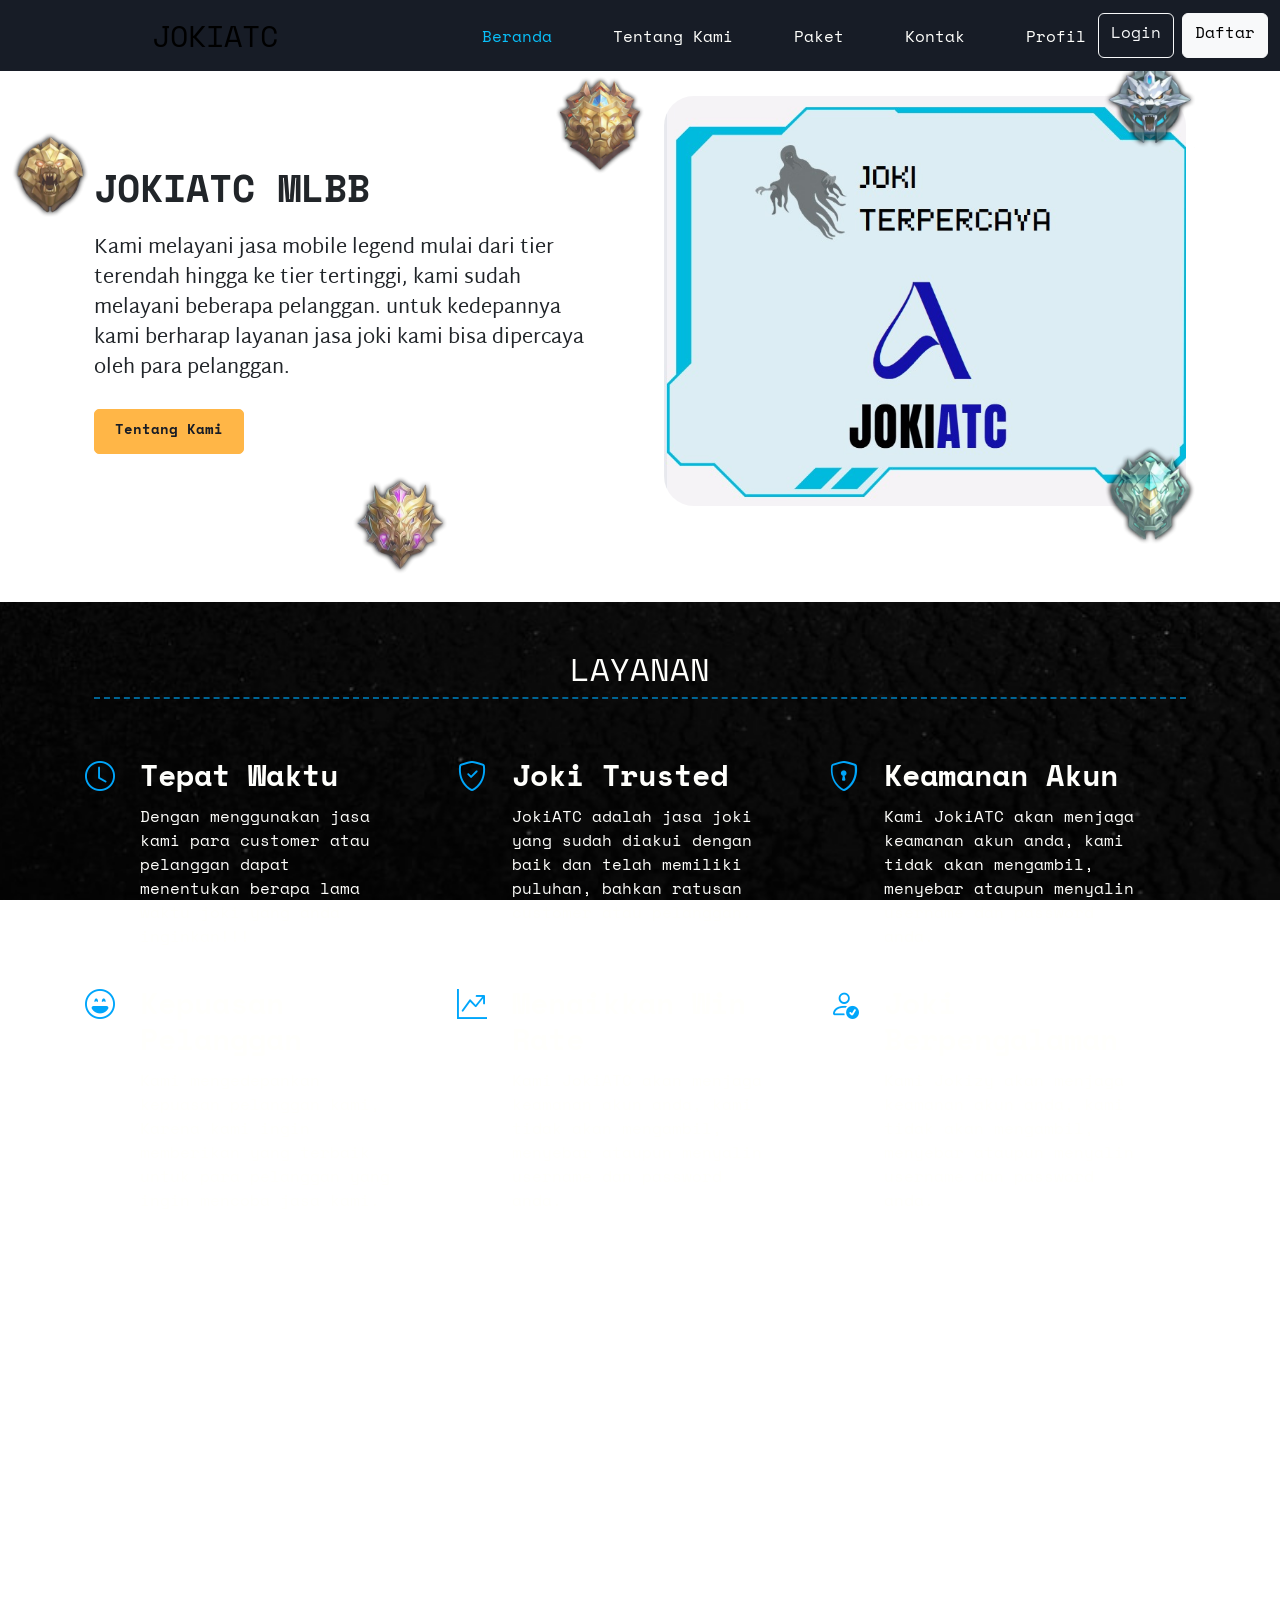
<file: index.html>
<!DOCTYPE html>
<html lang="en">
  <head>
    <!-- Required meta tags -->
    <meta charset="utf-8" />
    <meta name="viewport" content="width=device-width, initial-scale=1" />
    <!-- Primary Meta Tags -->
<title>JokiATC Website</title>
<meta name="title" content="JokiATC Website">

    <!-- Favicon -->
    <link rel="icon" type="image/x-icon" href="./img/ATc.png">

    <!-- Font -->
    <link href="https://fonts.googleapis.com/css2?family=Lato&display=swap" rel="stylesheet">
    <link href="https://fonts.googleapis.com/css2?family=Space+Mono:wght@400;700&display=swap" rel="stylesheet">
    <link href="https://fonts.googleapis.com/css2?family=Martel+Sans:wght@300;400;600;700&display=swap" rel="stylesheet">

    <!-- Icon -->
    <link
      rel="stylesheet"
      href="https://cdn.jsdelivr.net/npm/bootstrap-icons@1.7.2/font/bootstrap-icons.css"
    />

    <!-- My CSS -->
    <link rel="stylesheet" href="./main.css" /> 

    <!-- Vendor CSS -->
    <link href="https://unpkg.com/aos@2.3.1/dist/aos.css" rel="stylesheet">
    <link
      rel="stylesheet"
      href="https://unpkg.com/swiper/swiper-bundle.min.css"
    />

    <!-- Bootstrap CSS -->
    <link href="https://cdn.jsdelivr.net/npm/bootstrap@5.1.3/dist/css/bootstrap.min.css" rel="stylesheet" integrity="sha384-1BmE4kWBq78iYhFldvKuhfTAU6auU8tT94WrHftjDbrCEXSU1oBoqyl2QvZ6jIW3" crossorigin="anonymous">

    <title>JokiATC Website</title>
  </head>
  <body>
    <button onclick="topFunction()" id="myBtn" title="Go to top"><i class="bi bi-hand-index-fill"></i></button>
    <script>
      //Get the button
      var mybutton = document.getElementById("myBtn");
      
      window.onscroll = function() {scrollFunction()};
      
      function scrollFunction() {
        if (document.body.scrollTop > 400 || document.documentElement.scrollTop > 400) {
          mybutton.style.display = "block";
        } else {
          mybutton.style.display = "none";
        }
      }
      
      // When the user clicks on the button, scroll to the top of the document
      function topFunction() {
        document.body.scrollTop = 0;
        document.documentElement.scrollTop = 0;
      }
      </script>
    <!-- Navbar -->
    <nav class="navbar navbar-expand-lg fixed-top">
      <div class="container-fluid">
        <a class="navbar-brand" href="#" onclick="topFunction">JokiATC</a>
        <button
          class="navbar-toggler"
          type="button"
          data-bs-toggle="collapse"
          data-bs-target="#navbarSupportedContent"
          aria-controls="navbarSupportedContent"
          aria-expanded="false"
          aria-label="Toggle navigation"
        >
          <span class="navbar-toggler-icon">
            <i class="bi bi-list"></i>
          </span>
        </button>
        <div class="collapse navbar-collapse" id="navbarSupportedContent">
          <ul class="navbar-nav me-auto mb-2 mb-lg-0">
            <li class="nav-item">
              <a class="nav-link active" aria-current="page" href="index.html"
                >Beranda</a
              >
            </li>
            <li class="nav-item">
              <a class="nav-link" href="about.html">Tentang Kami</a>
            </li>
            <li class="nav-item">
              <a class="nav-link" href="paket.html">Paket</a>
            </li>
            <li class="nav-item">
              <a class="nav-link" href="#contact">Kontak</a>
            </li>
            <li class="nav-item">
              <a class="nav-link " href="profil.php">Profil</a>
            </li>
          </ul>

          <div class="d-flex">
            <a href="login.php" class="btn btn-outline-light me-2">Login</a>
            <a href="daftar.php" class="btn btn-light">Daftar</a>
          </div>
        </div>
      </div>
    </nav>
    <!-- Akhir Navbar -->

    <div class="mouse_move" style="margin-top: 45px;">
        <img
          id="img1"
          src="./img/rank/Master.png"
          alt="Rank Master"
        />
        <img
          id="img2"
          src="./img/rank/Grandmaster.png"
          alt="Rank Grandmaster"
        />
        <img
          id="img3"
          src="./img/rank/Epic.png"
          alt="Rank Epic"
        />
        <img
          id="img4"
          src="./img/rank/9ba902d29a005d4042c4095be3e6a48c.png"
          alt="Rank Legend"
        />
        <img
          id="img5"
          src="./img/rank/Mythic.png"
          alt="Rank Mythic"
        />
      </div>
  
  </div>

    <!-- Hero -->
    <section class="hero">
      <div class="container col-xxl-8 px-4 py-5">
        <div class="row flex-lg-row-reverse align-items-center g-5 py-5">
          <div class="col-10 col-sm-8 col-lg-6">
            <img
              src="./img/ATc.png"
              class="logo-img d-block mx-lg-auto img-fluid"
              alt="JokiATC Logo"
              width="700"
              height="500"
              loading="lazy"
            />
          </div>
          <div class="hero-text col-lg-6">
            <h1 class="display-5 fw-bold lh-1 mb-3">JOKIATC MLBB</h1>
            <p class="hero-sub-heading lead">
              Kami melayani jasa mobile legend mulai dari tier terendah hingga ke tier tertinggi, kami sudah melayani beberapa pelanggan. untuk kedepannya kami berharap layanan jasa joki kami bisa dipercaya oleh para pelanggan.
            </p>
            <div class="d-grid gap-2 d-md-flex justify-content-md-start">
              <a href="about.html" class="btn btn-primary">Tentang Kami</a>
            </div>
          </div>
        </div>
      </div>
    </section>
    <!-- Akhir Hero -->

    <!-- Service -->
    <section class="service">
        <div class="container px-4 py-5" id="hanging-icons">
          <div data-aos="zoom-in" data-aos-duration="1000">
            <h2 class="pb-2">Layanan</h2>
          </div>
          <div data-aos="flip-left" data-aos-duration="800">
            <div class="row g-4 py-5 row-cols-1 row-cols-lg-3">
              <div class="service-card col d-flex align-items-start">
                <div class="icon-square me-3">
                  <i class="bi bi-clock"></i>
                </div>
                <div class="service-text">
                  <h2>Tepat Waktu</h2>
                  <p>Dengan menggunakan jasa kami para customer atau pelanggan dapat menentukan berapa lama waktu joki yang anda inginkan!!!</p>
                </div>
              </div>
              <div class="service-card col d-flex align-items-start">
                <div class="icon-square me-3">
                    <i class="bi bi-shield-check"></i>
                </div>
                <div class="service-text">
                  <h2>Joki Trusted</h2>
                  <p>JokiATC adalah jasa joki yang sudah diakui dengan baik dan telah memiliki puluhan, bahkan ratusan customer atau pelanggan.</p>
                </div>
              </div>
              <div class="service-card col d-flex align-items-start">
                <div class="icon-square me-3">
                    <i class="bi bi-shield-lock"></i>
                </div>
                <div class="service-text">
                  <h2>Keamanan Akun</h2>
                  <p>Kami JokiATC akan menjaga keamanan akun anda, kami tidak akan mengambil, menyebar ataupun menyalin username dan password anda.</p>
                </div>
              </div>
              <div class="service-card col d-flex align-items-start">
                <div class="icon-square me-3">
                  <i class="bi bi-emoji-laughing"></i>
                </div>
                <div class="service-text">
                  <h2>Kepuasan Pelanggan</h2>
                  <p>Kami mengedepankan kepuasan pelanggan kami, Karena kami ingin memberikan yang terbaik untuk para pelanggan yang ingin mencoba jasa kami.</p>
                </div>
              </div>
              <div class="service-card col d-flex align-items-start">
                <div class="icon-square me-3">
                  <i class="bi bi-graph-up-arrow"></i>
                </div>
                <div class="service-text">
                  <h2>Menaikkan Win Rate</h2>
                  <p>Kami JokiATC akan menjaga keamanan akun anda, kami tidak akan mengambil, menyebar ataupun menyalin username dan password anda.</p>
                </div>
              </div>
              <div class="service-card col d-flex align-items-start">
                <div class="icon-square me-3">
                  <i class="bi bi-person-check"></i>
                </div>
                <div class="service-text">
                  <h2>Joki Berpengalaman</h2>
                  <p>Kami Jokizy akan menjaga keamanan akun anda, kami tidak akan mengambil, menyebar ataupun menyalin username dan password anda.</p>
                </div>
              </div>
            </div>
          </div>
    </section>
    <!-- Akhir Service -->

    <!-- Harga -->
    <div data-aos="zoom-in">
    <section class="harga">
        <div class="container px-4 py-5" id="hanging-icons">
            <h2 class="pb-3">Harga</h2>
            </div>
      
       <div class="container" style="padding-right: 120px;">
            <div class="row row-cols-1 row-cols-md-3 mb-3 text-center">
              <div data-aos="flip-left" data-aos-duration="500" data-aos-delay="600">
              <div class="cards col">
                <div class="card-2 card mb-3 rounded-3 shadow-sm">
                  <div class="card-header py-3">
                    <h4 class="my-0 fw-normal">Classic</h4>
                    <img src="./img/logo-mobile-legend-31251.png" class="mobile-legend-logo" alt="logo ML">
                  </div>
                  <div class="card-body">
                    <h1 class="card-title pricing-card-title">10k <small class="fw-light">/ win</small></h1>
                    <ul class="list-unstyled mt-3 mb-4">
                      <li>Free Request Hero</li>
                    </ul>
                  </div>
                </div>
              </div>
              </div>
              <div data-aos="flip-left" data-aos-duration="800" data-aos-delay="1000">
              <div class="cards col">
                <div class="card-2 card mb-3 rounded-3 shadow-sm">
                  <div class="card-header py-3">
                    <h4 class="my-0 fw-normal">Mythic Grading</h4>
                    <img src="./img/logo-mobile-legend-31251.png" class="mobile-legend-logo" alt="logo ML">
                  </div>
                  <div class="card-body">
                    <h1 class="card-title pricing-card-title">120k <small class="fw-light"> / full </small></h1>
                    <ul class="list-unstyled mt-3 mb-4">
                      <li>Best Seller</li>
                    </ul>
                  </div>
                </div>
              </div>
            </div>
            <div data-aos="flip-left" data-aos-duration="1100" data-aos-delay="1300">
              <div class="cards col">
                <div class="card-2 card mb-3 rounded-3 shadow-sm">
                  <div class="card-header py-3">
                    <h4 class="my-0 fw-normal">MRO</h4>
                    <img src="./img/logo-mobile-legend-31251.png" class="mobile-legend-logo" alt="logo ML">
                  </div>
                  <div class="card-body">
                    <h1 class="card-title pricing-card-title">200k<small class="fw-light"> / champion</small></h1>
                    <ul class="list-unstyled mt-3 mb-4">
                      <li>30 users included</li>
                    </ul>
                  </div>
                </div>
                </div>
              </div>
              <a href="paket.html" class="btn btn-outline-primary">Lihat Paket Lainnya</a>
            </div>
       </div>
    </section>
    <!-- Akhir Harga -->

    <!-- Testimonials -->
    <section class="testi">
      <div class="mouse_move">
        <img
      id="img6"
      src="./img/hero/f9108c0668757c0dc721b4c924a9b91d-removebg-preview.png"
      alt="Skin Selena Thunder"
    />
        <img
      id="img7"
      src="./img/hero/lunox.png"
      alt="Skin Lunox"
    />
        <img
      id="img8"
      src="./img/hero/mobile_legends_kimmy_transparent__charge_leader_by_b_la_ze_de31z7i-fullview.png"
      alt="Skin Kimmy"
    />
      </div>
      <div class="container">
        <div class="container px-4 py-5" id="hanging-icons">
          <h2 class="testi-heading pb-3">Testimoni</h2>
          </div>

           <!-- Testimoni card -->
   
          <div class="container">
            <div class="row">
              <div class="col">
                <div class="testi-cards card" style="width: 18rem; z-index: 999;">
                  <img src="./img/testi/testi1.jpg" class="card-img-top" alt="Testimonial">
                </div>
              </div>
              <div class="col">
                <div class="testi-cards card" style="width: 18rem; z-index: 999;">
                  <img src="./img/testi/testi2.jpg" class="card-img-top" alt="Testimonial">
                </div>
              </div>
              <div class="col">
                <div class="testi-cards card" style="width: 18rem; z-index: 999;">
                  <img src="./img/testi/testi3.jpg" class="card-img-top" alt="Testimonial">
                </div>
              </div>
            </div>
          </div>
    </section>
    <!-- Akhir Testimonials -->

    <!-- Contact -->
    <section class="contact" id="contact">
      <div class="container">
        <div class="container px-4 py-5" id="hanging-icons">
          <h2 class="pb-3">Kontak</h2>
          </div>
      <div class="px-4 py-5 my-5 text-center">
        <img class="contact-logo d-block mx-auto mb-4" src="./img/profil.png" alt="Logo Jokiazy" width="72" height="57">
        <h1 class="display-5 fw-bold">Kontak Kami</h1>
        <div class="col-lg-6 mx-auto">
          <p class="lead mb-4"><i class="bi bi-envelope"></i> : ghatics@gmail.com
          <br>
          <i class="bi bi-whatsapp"></i> : <a href="https://api.whatsapp.com/send?phone=6282279923212&text=Hello+Admin">JokiATC Admin / Asnawi</a>
        </p>
        </div>
      </div>
    </section>
    <!-- Akhir Contact -->

    <!-- Footer -->
    <div class="container">
      <footer class="py-5">
    
        <div class="row">
          <div class="col-xxl-5">
            <img src="./img/payment/bca-bank-central-asia.svg" class="img-thumbnail-1" alt="Logo Bank BCA">
            <img src="./img/payment/BRI_2020.svg.png" class="img-thumbnail-2" alt="Logo Bank BRI">
            <img src="./img/payment/Dana.png" class="img-thumbnail-3" alt="Logo DANA">
            <img src="./img/payment/GoPay.png" class="img-thumbnail-4" alt="Logo GOPAY">
            <img src="./img/payment/Logo_ovo_purple.svg.png" class="img-thumbnail-5" alt="Logo OVO">
          </div>
        </div>
    
        <div class="d-flex justify-content-between py-4 my-4 border-top">
          <p>&copy; 2025 JokiATC. All rights reserved.</p>
          <ul class="list-unstyled d-flex">
            <p>Developed By <a class="author" href="https://www.instagram.com/gh.atics/">GH Atics</a></p>
          </ul>
        </div>
      </footer>
    </div>
    <!-- Akhir Footer -->

    <!-- Option 2: Separate Popper and Bootstrap JS -->

    <script
      src="https://cdn.jsdelivr.net/npm/@popperjs/core@2.10.2/dist/umd/popper.min.js"
      integrity="sha384-7+zCNj/IqJ95wo16oMtfsKbZ9ccEh31eOz1HGyDuCQ6wgnyJNSYdrPa03rtR1zdB"
      crossorigin="anonymous"
    ></script>
    <script
      src="https://cdnjs.cloudflare.com/ajax/libs/bootstrap/5.1.3/js/bootstrap.min.js"
      integrity="sha384-QJHtvGhmr9XOIpI6YVutG+2QOK9T+ZnN4kzFN1RtK3zEFEIsxhlmWl5/YESvpZ13"
      crossorigin="anonymous"
    ></script>

    <!-- Vendor JS -->
    <script src="https://unpkg.com/aos@2.3.1/dist/aos.js"></script>
    <script
      src="https://cdnjs.cloudflare.com/ajax/libs/jquery/3.6.0/jquery.js"
      integrity="sha512-n/4gHW3atM3QqRcbCn6ewmpxcLAHGaDjpEBu4xZd47N0W2oQ+6q7oc3PXstrJYXcbNU1OHdQ1T7pAP+gi5Yu8g=="
      crossorigin="anonymous"
      referrerpolicy="no-referrer"
    ></script>
    <script
      src="https://cdnjs.cloudflare.com/ajax/libs/jquery/3.6.0/jquery.min.js"
      integrity="sha512-894YE6QWD5I59HgZOGReFYm4dnWc1Qt5NtvYSaNcOP+u1T9qYdvdihz0PPSiiqn/+/3e7Jo4EaG7TubfWGUrMQ=="
      crossorigin="anonymous"
      referrerpolicy="no-referrer"
    ></script>
    <script src="https://unpkg.com/swiper/swiper-bundle.min.js"></script>

    <!-- Initialize AOS -->
    <script>
      AOS.init();
    </script>
  </body>
</html>
</file>
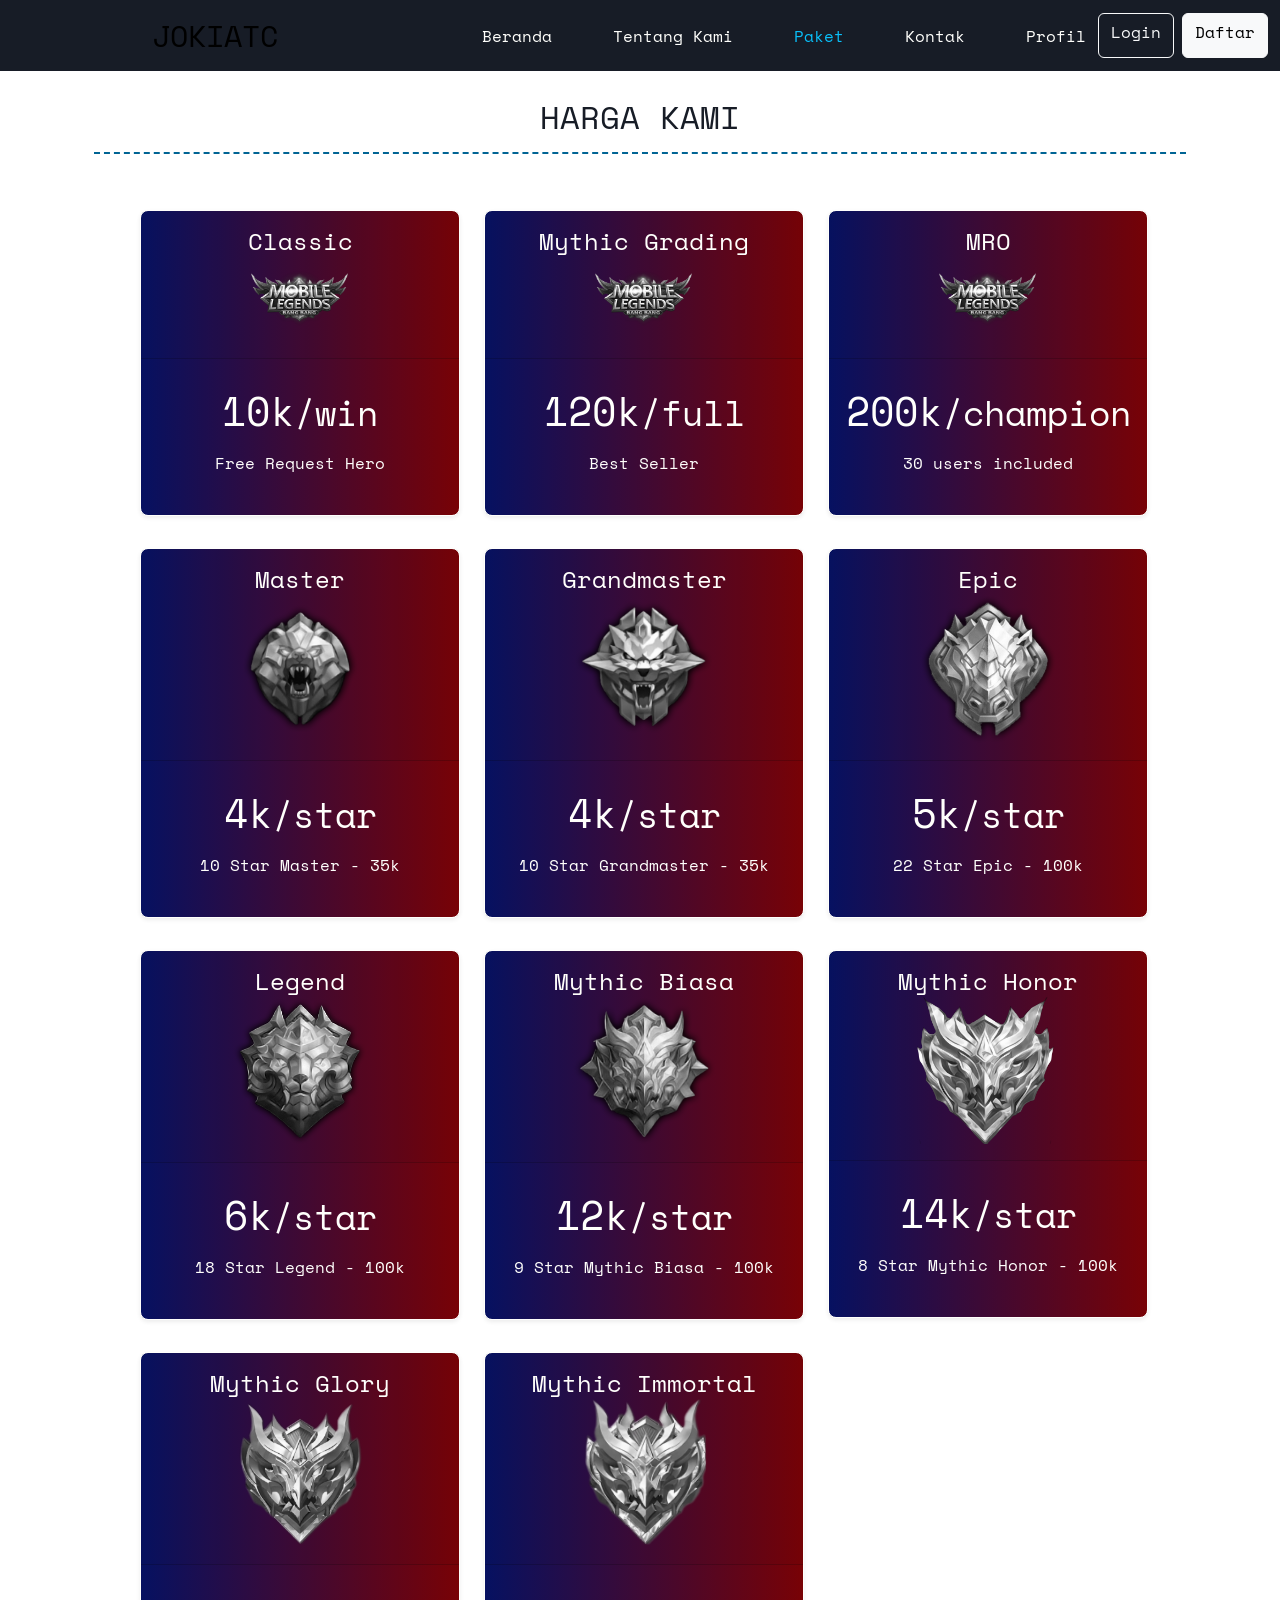
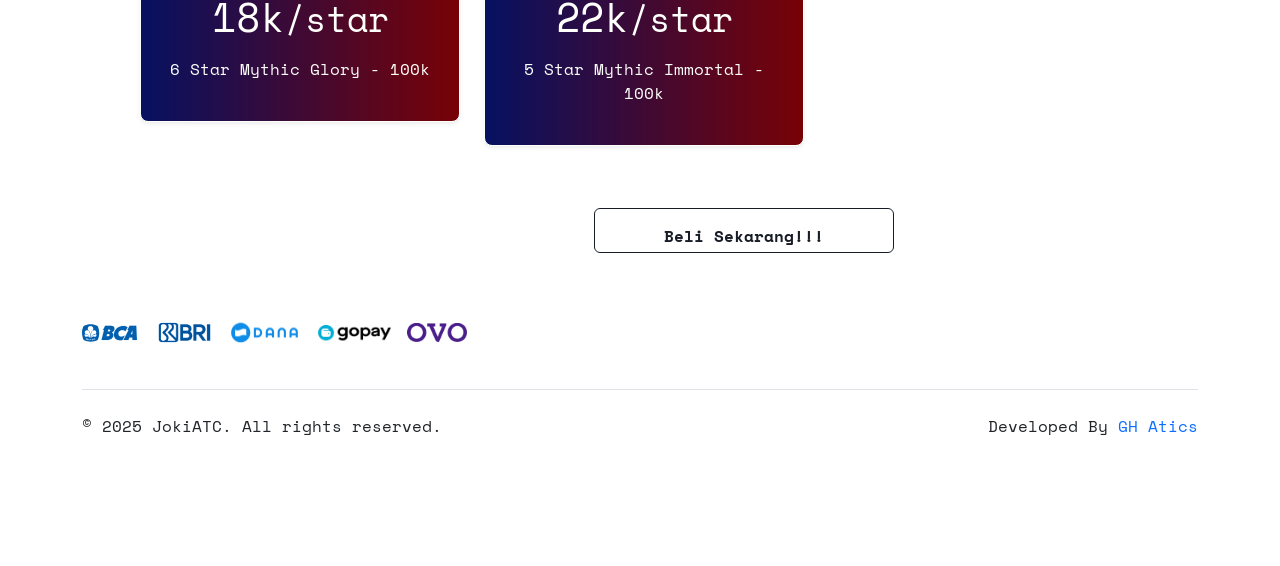
<file: paket.html>
<!DOCTYPE html>
<html lang="en">
  <head>
    <!-- Required meta tags -->
    <meta charset="utf-8" />
    <meta name="viewport" content="width=device-width, initial-scale=1" />
    <!-- Primary Meta Tags -->
<title>Jokiazy Website</title>
<meta name="title" content="Jokiazy Website">
<meta name="description" content="Jokiazy adalah website yang menyediakan joki untuk permainan game mobile legend. Jika kamu membutuhkan joki untuk mobile legend silahkan silahkan pilih request joki mu di website kami.">

    <!-- Favicon -->
    <link rel="icon" type="image/x-icon" href="./img/WhatsApp Image 2021-12-19 at 10.38.48 PM.jpeg">

    <!-- Font -->
    <link href="https://fonts.googleapis.com/css2?family=Lato&display=swap" rel="stylesheet">
    <link href="https://fonts.googleapis.com/css2?family=Space+Mono:wght@400;700&display=swap" rel="stylesheet">
    <link href="https://fonts.googleapis.com/css2?family=Martel+Sans:wght@300;400;600;700&display=swap" rel="stylesheet">

    <!-- Icon -->
    <link
      rel="stylesheet"
      href="https://cdn.jsdelivr.net/npm/bootstrap-icons@1.7.2/font/bootstrap-icons.css"
    />

    <!-- My CSS -->
    <link rel="stylesheet" href="./main.css" />

    <!-- Vendor CSS -->
    <link href="https://unpkg.com/aos@2.3.1/dist/aos.css" rel="stylesheet">
    <link
      rel="stylesheet"
      href="https://unpkg.com/swiper/swiper-bundle.min.css"
    />

    <!-- Bootstrap CSS -->
    <link href="https://cdn.jsdelivr.net/npm/bootstrap@5.1.3/dist/css/bootstrap.min.css" rel="stylesheet" integrity="sha384-1BmE4kWBq78iYhFldvKuhfTAU6auU8tT94WrHftjDbrCEXSU1oBoqyl2QvZ6jIW3" crossorigin="anonymous">

    <title>Jokiazy Website</title>
  </head>
  <body>
    <button onclick="topFunction()" id="myBtn" title="Go to top"><i class="bi bi-hand-index-fill"></i></button>
    <script>
      var mybutton = document.getElementById("myBtn");
      
      window.onscroll = function() {scrollFunction()};
      
      function scrollFunction() {
        if (document.body.scrollTop > 400 || document.documentElement.scrollTop > 400) {
          mybutton.style.display = "block";
        } else {
          mybutton.style.display = "none";
        }
      }
      
      function topFunction() {
        document.body.scrollTop = 0;
        document.documentElement.scrollTop = 0;
      }
      </script>
      <!-- Navbar -->
    <nav class="navbar navbar-expand-lg fixed-top">
      <div class="container-fluid">
        <a class="navbar-brand" href="paket.html">JokiATC</a>
        <button
          class="navbar-toggler"
          type="button"
          data-bs-toggle="collapse"
          data-bs-target="#navbarSupportedContent"
          aria-controls="navbarSupportedContent"
          aria-expanded="false"
          aria-label="Toggle navigation"
        >
          <span class="navbar-toggler-icon">
            <i class="bi bi-list"></i>
          </span>
        </button>
        <div class="collapse navbar-collapse" id="navbarSupportedContent">
          <ul class="navbar-nav me-auto mb-2 mb-lg-0">
            <li class="nav-item">
              <a class="nav-link" aria-current="page" href="index.html"
                >Beranda</a
              >
            </li>
            <li class="nav-item">
              <a class="nav-link" href="about.html">Tentang Kami</a>
            </li>
            <li class="nav-item">
                <a class="nav-link active" href="paket.html">Paket</a>
              </li>
            <li class="nav-item">
              <a class="nav-link" href="index.html#contact">Kontak</a>
            </li>
            <li class="nav-item">
              <a class="nav-link " href="profil.php">Profil</a>
            </li>
          </ul>
          <div class="d-flex">
            <a href="login.php" class="btn btn-outline-light me-2">Login</a>
            <a href="daftar.php" class="btn btn-light">Daftar</a>
          </div>
        </div>
      </div>
    </nav>
    <!-- Akhir Navbar -->
  </div>
 
    <!-- Harga -->
    <div data-aos="zoom-in" style="margin-top:50px">
    <section class="harga">
        <div class="container px-4 py-5" id="hanging-icons">
            <h2 class="pb-3">Harga Kami</h2>
            </div>
      
       <div class="container" style="padding-right: 120px;">
            <div class="row row-cols-1 row-cols-md-3 mb-3 text-center">

              <div class="cards col">
                <div class="card-2 card mb-3 rounded-3 shadow-sm">
                  <div class="card-header py-3">
                    <h4 class="my-0 fw-normal">Classic</h4>
                    <img src="./img/logo-mobile-legend-31251.png" class="mobile-legend-logo" alt="logo ML">
                  </div>
                  <div class="card-body">
                    <h1 class="card-title pricing-card-title">10k<small class="fw-light">/win</small></h1>
                    <ul class="list-unstyled mt-3 mb-4">
                      <li>Free Request Hero</li>
                    </ul>
                  </div>
                </div>
              </div>
              
              <div class="cards col">
                <div class="card-2 card mb-3 rounded-3 shadow-sm">
                  <div class="card-header py-3">
                    <h4 class="my-0 fw-normal">Mythic Grading</h4>
                    <img src="./img/logo-mobile-legend-31251.png" class="mobile-legend-logo" alt="logo ML">
                  </div>
                  <div class="card-body">
                    <h1 class="card-title pricing-card-title">120k<small class="fw-light">/full</small></h1>
                    <ul class="list-unstyled mt-3 mb-4">
                      <li>Best Seller</li>
                    </ul>
                  </div>
                </div>
              </div>

              <div class="cards col">
                <div class="card-2 card mb-3 rounded-3 shadow-sm">
                  <div class="card-header py-3">
                    <h4 class="my-0 fw-normal">MRO</h4>
                    <img src="./img/logo-mobile-legend-31251.png" class="mobile-legend-logo" alt="logo ML">
                  </div>
                  <div class="card-body">
                    <h1 class="card-title pricing-card-title">200k<small class="fw-light">/champion</small></h1>
                    <ul class="list-unstyled mt-3 mb-4">
                      <li>30 users included</li>
                    </ul>
                  </div>
                </div>
                </div>
            </div>
        </div>
      
      <div class="container"  style="padding-right: 120px;">
            <div class="row row-cols-1 row-cols-md-3 mb-3 text-center">

              <div class="cards col">
                <div class="card-2 card mb-3 rounded-3 shadow-sm">
                  <div class="card-header py-3">
                    <h4 class="my-0 fw-normal">Master</h4>
                    <img src="./img/rank/Master.png" class="mobile-legend-logo" alt="logo ML">
                  </div>
                  <div class="card-body">
                    <h1 class="card-title pricing-card-title">4k<small class="fw-light">/star</small></h1>
                    <ul class="list-unstyled mt-3 mb-4">
                      <li>10 Star Master - 35k</li>
                    </ul>
                  </div>
                </div>
              </div>
              
              <div class="cards col">
                <div class="card-2 card mb-3 rounded-3 shadow-sm">
                  <div class="card-header py-3">
                    <h4 class="my-0 fw-normal">Grandmaster</h4>
                    <img src="./img/rank/Grandmaster.png" class="mobile-legend-logo" alt="logo ML">
                  </div>
                  <div class="card-body">
                    <h1 class="card-title pricing-card-title">4k<small class="fw-light">/star</small></h1>
                    <ul class="list-unstyled mt-3 mb-4">
                      <li>10 Star Grandmaster - 35k</li>
                    </ul>
                  </div>
                </div>
              </div>

              <div class="cards col">
                <div class="card-2 card mb-3 rounded-3 shadow-sm">
                  <div class="card-header py-3">
                    <h4 class="my-0 fw-normal">Epic</h4>
                    <img src="./img/rank/Epic.png" class="mobile-legend-logo" alt="logo ML">
                  </div>
                  <div class="card-body">
                    <h1 class="card-title pricing-card-title">5k<small class="fw-light">/star</small></h1>
                    <ul class="list-unstyled mt-3 mb-4">
                      <li>22 Star Epic - 100k</li>
                    </ul>
                  </div>
                </div>
                </div>
            </div>
        </div>
      
      <div class="container"  style="padding-right: 120px;">
            <div class="row row-cols-1 row-cols-md-3 mb-3 text-center">

              <div class="cards col">
                <div class="card-2 card mb-3 rounded-3 shadow-sm">
                  <div class="card-header py-3">
                    <h4 class="my-0 fw-normal">Legend</h4>
                    <img src="./img/rank/9ba902d29a005d4042c4095be3e6a48c.png" class="mobile-legend-logo" alt="logo ML">
                  </div>
                  <div class="card-body">
                    <h1 class="card-title pricing-card-title">6k<small class="fw-light">/star</small></h1>
                    <ul class="list-unstyled mt-3 mb-4">
                      <li>18 Star Legend - 100k</li>
                    </ul>
                  </div>
                </div>
              </div>
              
              <div class="cards col">
                <div class="card-2 card mb-3 rounded-3 shadow-sm">
                  <div class="card-header py-3">
                    <h4 class="my-0 fw-normal">Mythic Biasa</h4>
                    <img src="./img/rank/Mythic.png" class="mobile-legend-logo" alt="logo ML">
                  </div>
                  <div class="card-body">
                    <h1 class="card-title pricing-card-title">12k<small class="fw-light">/star</small></h1>
                    <ul class="list-unstyled mt-3 mb-4">
                      <li>9 Star Mythic Biasa - 100k</li>
                    </ul>
                  </div>
                </div>
              </div>

              <div class="cards col">
                <div class="card-2 card mb-3 rounded-3 shadow-sm">
                  <div class="card-header py-3">
                    <h4 class="my-0 fw-normal">Mythic Honor</h4>
                    <img src="./img/rank/6a1ca96185dd0d501aa81d5751516862.png" class="mobile-legend-logo" alt="logo ML">
                  </div>
                  <div class="card-body">
                    <h1 class="card-title pricing-card-title">14k<small class="fw-light">/star</small></h1>
                    <ul class="list-unstyled mt-3 mb-4">
                      <li>8 Star Mythic Honor - 100k</li>
                    </ul>
                  </div>
                </div>
                </div>
            </div>
        </div>

      <div class="container"  style="padding-right: 120px;">
            <div class="row row-cols-1 row-cols-md-3 mb-3 text-center">
              <div class="cards col">
                <div class="card-2 card mb-3 rounded-3 shadow-sm">
                  <div class="card-header py-3">
                    <h4 class="my-0 fw-normal">Mythic Glory</h4>
                    <img src="./img/rank/logo-icon-rank-mythical-glory-png-ml.png" class="mobile-legend-logo" alt="logo ML">
                  </div>
                  <div class="card-body">
                    <h1 class="card-title pricing-card-title">18k<small class="fw-light">/star</small></h1>
                    <ul class="list-unstyled mt-3 mb-4">
                      <li>6 Star Mythic Glory - 100k</li>
                    </ul>
                  </div>
                </div>
              </div>
              
              <div class="cards col">
                <div class="card-2 card mb-3 rounded-3 shadow-sm">
                  <div class="card-header py-3">
                    <h4 class="my-0 fw-normal">Mythic Immortal</h4>
                    <img src="./img/rank/Mythical_Immortal.webp" class="mobile-legend-logo" alt="logo ML">
                  </div>
                  <div class="card-body">
                    <h1 class="card-title pricing-card-title">22k<small class="fw-light">/star</small></h1>
                    <ul class="list-unstyled mt-3 mb-4">
                      <li>5 Star Mythic Immortal - 100k</li>
                    </ul>
                  </div>
                </div>
              </div>
            </div>
            <a href="formPendaftaran.html" class="btn btn-outline-primary">Beli Sekarang!!!</a>
        </div>
    </section>

    <!-- Footer -->
    <div class="container">
      <footer class="py-5">
    
        <div class="row">
          <div class="col-xxl-5">
            <img src="./img/payment/bca-bank-central-asia.svg" class="img-thumbnail-1" alt="Logo Bank BCA">
            <img src="./img/payment/BRI_2020.svg.png" class="img-thumbnail-2" alt="Logo Bank BRI">
            <img src="./img/payment/Dana.png" class="img-thumbnail-3" alt="Logo DANA">
            <img src="./img/payment/GoPay.png" class="img-thumbnail-4" alt="Logo GOPAY">
            <img src="./img/payment/Logo_ovo_purple.svg.png" class="img-thumbnail-5" alt="Logo OVO">
          </div>
        </div>
    
        <div class="d-flex justify-content-between py-4 my-4 border-top">
          <p>&copy; 2025 JokiATC. All rights reserved.</p>
          <ul class="list-unstyled d-flex">
            <p>Developed By <a class="author" href="https://www.instagram.com/gh.atics/">GH Atics</a></p>
          </ul>
        </div>
      </footer>
    </div>
    <!-- Akhir Footer -->

    <!-- Option 2: Separate Popper and Bootstrap JS -->

    <script
      src="https://cdn.jsdelivr.net/npm/@popperjs/core@2.10.2/dist/umd/popper.min.js"
      integrity="sha384-7+zCNj/IqJ95wo16oMtfsKbZ9ccEh31eOz1HGyDuCQ6wgnyJNSYdrPa03rtR1zdB"
      crossorigin="anonymous"
    ></script>
    <script
      src="https://cdnjs.cloudflare.com/ajax/libs/bootstrap/5.1.3/js/bootstrap.min.js"
      integrity="sha384-QJHtvGhmr9XOIpI6YVutG+2QOK9T+ZnN4kzFN1RtK3zEFEIsxhlmWl5/YESvpZ13"
      crossorigin="anonymous"
    ></script>

    <!-- Vendor JS -->
    <script src="https://unpkg.com/aos@2.3.1/dist/aos.js"></script>
    <script
      src="https://cdnjs.cloudflare.com/ajax/libs/jquery/3.6.0/jquery.js"
      integrity="sha512-n/4gHW3atM3QqRcbCn6ewmpxcLAHGaDjpEBu4xZd47N0W2oQ+6q7oc3PXstrJYXcbNU1OHdQ1T7pAP+gi5Yu8g=="
      crossorigin="anonymous"
      referrerpolicy="no-referrer"
    ></script>
    <script
      src="https://cdnjs.cloudflare.com/ajax/libs/jquery/3.6.0/jquery.min.js"
      integrity="sha512-894YE6QWD5I59HgZOGReFYm4dnWc1Qt5NtvYSaNcOP+u1T9qYdvdihz0PPSiiqn/+/3e7Jo4EaG7TubfWGUrMQ=="
      crossorigin="anonymous"
      referrerpolicy="no-referrer"
    ></script>
    <script src="https://unpkg.com/swiper/swiper-bundle.min.js"></script>

    <!-- Initialize AOS -->
    <script>
      AOS.init();
    </script>

  </body>
</html>
</file>
<file: main.css>
* {
  margin: 0;
  padding: 0;
  box-sizing: border-box;
}

html {
  overflow-x: hidden;
  scroll-behavior: smooth;
}

/* Scrollbar */

/* width */
::-webkit-scrollbar {
  width: 10px;
}

/* Track */
::-webkit-scrollbar-track {
  background: #f1f1f1; 
}
 
/* Handle */
::-webkit-scrollbar-thumb {
  background: #6D8A96; 
}

/* Handle on hover */
::-webkit-scrollbar-thumb:hover {
  background: #5D707F; 
}

/* Akhir Scrollbar */

:root {
  --background-color: #ffffff;
  --navbar-font: "Lato", sans-serif;
  --heading-font: "Space Mono", monospace;
  --sub-heading-font: "Martel Sans", sans-serif;
}

body {
  background-color: var(--background-color) !important;
  font-family: var(--heading-font) !important;
}

/* Back to top */

#myBtn {
  display: none;
  position: fixed;
  bottom: 20px;
  right: 30px;
  z-index: 99;
  font-size: 18px;
  border: none;
  outline: none;
  background-color: #003554;
  color: white;
  cursor: pointer;
  padding: 15px;
  border-radius: 4px;
}

#myBtn:hover {
  background-color: #0582ca;
}

.bi-hand-index-fill {
  color: #fffffc;
}

/* Akhir */

/* Navbar */

.navbar {
  position: relative;
  width: 100%;
}

.navbar-expand-lg {
  background-color: #171C26;
}

.navbar-brand {
  position: relative;
  font-size: 30px !important;
  color: #fffffc;
  left: 140px;
  text-transform: uppercase;
}

.navbar-brand:hover {
  color: #0582ca;
}

.navbar-nav {
  position: relative;
  left: 320px;
  color: #fffffc;
}

.nav-item {
  margin-right: 45px;
}

.nav-link {
  color: #fffffc !important;
}

.nav-link:hover {
  color: #09C0FA !important ;
}

.active {
  color: #09C0FA !important;
  font-weight: bold;
}

@media only screen and (max-width: 500px) {
  .navbar-brand {
    position: relative;
    left: 5%;
    font-size: 22px !important;
  }
  .bi-list {
    position: relative;
    top: 5px;
    color: #fafafa !important;
  }
  .navbar .navbar-toggler:focus {
    color: #0582ca;
  }
  .nav-item {
    position: relative;
    text-align: center;
    top: 5px;
    right: 270px;
  }
}

/* AKhir Navbar */

/* Hero */

.mouse_move {
  position: absolute;
  width: 100%;
  height: 100vh;
  overflow: hidden;
  display: flex;
  justify-content: center;
  align-items: center;
  z-index: 1;
}

.mouse_move img {
  position: absolute;
  opacity: 0.8;
}

.display-5 {
  font-family: var(--heading-font) !important;
  font-size: 38px !important;
}

.hero-sub-heading {
  position: relative;
  top: 10px;
  width: 500px;
  font-family: var(--sub-heading-font) !important;
  font-weight: 500 !important;
}

#img1 {
  top: 80px;
  left: 0px;
  height: 100px;
  width: 100px;
}

#img2 {
  top: 10px;
  right: 80px;
  height: 100px;
  width: 100px;
}

#img3 {
  top: 400px;
  left: 1100px;
  width: 100px;
  height: 100px;
}

#img4 {
  top: 30px;
  left: 550px;
  width: 100px;
  height: 100px;
}

#img5 {
  top: 430px;
  left: 350px;
  width: 100px;
  height: 100px;
}

.logo-img {
  border-radius: 30px;
}

.btn-primary {
  width: 150px;
  height: 40px;
  position: relative;
  top: 20px;
  z-index: 2 !important;
  border-radius: 5px !important;
  font-size: 14px !important;
  padding-top: 8px !important;
  background-color: #FFB647 !important;
  border-color: #FFB647 !important;
  color: #171C26 !important;
  font-weight: 600 !important;
}

.btn-primary:hover {
  border-color: #bd7e20 !important;
  background-color: #bd7e20 !important;
  color: #f2f4f3 !important;
}

@media only screen and (max-width: 500px) {
  body {
    overflow-x: hidden !important;
  }
  .btn-outline-success {
    position: relative;
    top: -5px;
    left: 110px;
  }
  .mouse_move {
    display: none !important;
  }
  .logo-img {
    position: relative;
    left: 30px;
  }
  .display-5 {
    font-family: var(--heading-font) !important;
    font-size: 24px !important;
    text-align: center;
  }
  .hero-sub-heading {
    position: relative;
    top: 10px;
    width: 320px;
    font-size: 16px;
    text-align: center;
    font-family: var(--sub-heading-font) !important;
    font-weight: 500 !important;
  }
  .btn-primary {
    width: 150px;
    height: 40px;
    position: relative;
    top: 20px;
    left: 26%;
    z-index: 2 !important;
    border-radius: 5px !important;
    font-size: 14px !important;
    padding-top: 8px !important;
    background-color: #FFB647 !important;
    border-color: #FFB647 !important;
    color: #171C26 !important;
    font-weight: 600 !important;
  }
}

.service {
  background-image: url(./img/bg/photo-1550684376-efcbd6e3f031.jpg);
  background-attachment: fixed;
  background-position: center;
  background-repeat: no-repeat;
  background-size: cover;
}

.pb-2 {
  text-transform: uppercase;
  text-align: center;
  color: #fffffc;
  border-color: #006494 !important;
  border-bottom: 2px dashed #006494;
}

.service-text {
  color: #fffffc;
}

.service-text h2 {
  position: relative;
  top: 2px;
  font-size: 30px !important;
  font-weight: 600;
}

.service-text p {
  position: relative;
  top: 5px;
  width: 255px;
  font-weight: 200 !important;
}

.bi-clock {
  position: relative;
  top: -2px;
  right: 9px;
  color: #00a6fb;
  font-size: 30px;
}

.bi-shield-check {
  position: relative;
  top: -2px;
  right: 9px;
  color: #00a6fb;
  font-size: 30px;
}

.bi-shield-lock {
  position: relative;
  top: -2px;
  right: 9px;
  color: #00a6fb;
  font-size: 30px;
}

.bi-emoji-laughing {
  position: relative;
  top: -2px;
  right: 9px;
  color: #00a6fb;
  font-size: 30px;
}

.bi-graph-up-arrow {
  position: relative;
  top: -2px;
  right: 9px;
  color: #00a6fb;
  font-size: 30px;
}

.bi-person-check {
  position: relative;
  top: -2px;
  right: 9px;
  color: #00a6fb;
  font-size: 30px;
}

@media only screen and (max-width: 500px) {
  .service-card {
    position: relative;
    left: 5%;
  }
  .service-text {
    text-align: start;
  }
}

/* Akhir Service */

/* Harga */

.pb-3 {
  text-transform: uppercase;
  text-align: center;
  color: #171C26;
  border-color: #006494 !important;
  border-bottom: 2px dashed #006494 !important;
}


.mobile-legend-logo {
  width: 150px;
  filter: grayscale(100%);
}

.mobile-legend-logo:hover {
  filter: grayscale(0%);
}

.card-2 {
  background: #780206; /* fallback for old browsers */
  background: -webkit-linear-gradient(
    to right,
    #061161,
    #780206
  ); /* Chrome 10-25, Safari 5.1-6 */
  background: linear-gradient(
    to right,
    #061161,
    #780206
  ); /* W3C, IE 10+/ Edge, Firefox 16+, Chrome 26+, Opera 12+, Safari 7+ */

  border-color: #fffffc !important;
  color: #fffffc !important;
}

.card-2:hover {
  transform: translateY(-10px) !important;
  transition: 0.5s;
}


.pricing-header {
  max-width: 700px;
}

.btn-outline-primary {
  width: 300px !important;
  height: 45px !important;
  padding-top: 15px !important;
  margin-top: 30px !important;
  margin-left: 512px;
  color: #171C26 !important;
  border-color: #171C26 !important;
  font-weight: 550 !important;
}

.btn-outline-primary:hover {
  border-color: #FFB647 !important;
  background-color: #FFB647 !important;
  color: #171C26 !important;
}

@media only screen and (max-width: 500px) { 
  .cards {
    position: relative;
    left: -8%;
  }
  .btn-outline-primary {
    position: relative;
    left: -105%;
  }
}

.btn {
  min-height: 45px;
  font-weight: 400;
}

.testi {
  width: 100%;
  height: 750px;
  margin-top: 55px;
  background-image: url(./img/bg/pexels-photo-2098428.jpeg);
  background-attachment: fixed; 
  background-position: center;
  background-repeat: no-repeat;
  background-size: cover;
}

.testi-heading {
  color: #fffffc !important;
}

#img6 {
  top: 200px;
  left: 1350px;
  width: 200px;
  height: 200px;
}

#img7 {
  top: 490px;
  left: -50px;
  width: 300px;
  height: 200px;
}

#img8 {
  top: 40px;
  left: 450px;
  width: 300px;
  height: 200px;
}

.swiper {
  width: 100%;
  height: 500px;
}

.swiper-slide {
  text-align: center;
  font-size: 18px;
  background: transparent;
  cursor: grab;
  display: -webkit-box;
  display: -ms-flexbox;
  display: -webkit-flex;
  display: flex;
  -webkit-box-pack: center;
  -ms-flex-pack: center;
  -webkit-justify-content: center;
  justify-content: center;
  -webkit-box-align: center;
  -ms-flex-align: center;
  -webkit-align-items: center;
  align-items: center;
}

.swiper-slide:active {
  cursor: grabbing !important;
}

.swiper-slide img {
  display: block;
  width: 100%;
  height: 100%;
  object-fit: cover;
}

.swiper {
  margin-left: auto;
  margin-right: auto;
}

.swiper-button-next {
  position: relative;
  right: 50px !important;
  color: #006494 !important;
}

.swiper-button-next:hover {
  color: #003554 !important;
  transition: 0.5s;
}

.swiper-button-prev {
  position: relative;
  left: 50px !important;
  color: #006494 !important;
}

.swiper-button-prev:hover {
  color: #003554 !important;
  transition: 0.5s;
}

.card {
  left: 58px;
}

.card-img-top {
  height: 400px !important;
}

.card-title {
  margin-top: 12px;
}

@media only screen and (max-width: 500px) { 
  .testi-cards {
    position: relative;
    width: 33vh !important;
  }
  .card-img-top {
    position: relative;
    height: 65vh !important;
  }
}

/* Akhir Testimonials */

/* Contact */

.contact-logo {
  height: 70px;
  border-radius: 100%;
}

/* Akhir Contact */

/* Footer */

.author {
 text-decoration: none;
}

.author:hover {
  color: #000000;
}

.img-thumbnail-1 {
  position: relative;
  width: 55px;
  height: 30px;
}
.img-thumbnail-2 {
  position: relative;
  width: 55px;
  margin-left: 10px;
}
.img-thumbnail-3 {
  position: relative;
  top: -3px;
  width: 75px;
  margin-left: 5px;
}
.img-thumbnail-4 {
  position: relative;
  top: 1px;
  width: 85px;
  border: none;
}
.img-thumbnail-5 {
  position: relative;
  width: 60px;
  border: none;
}

/* Akhir Footer */

/* About */

/* Akhir About */
</file>
